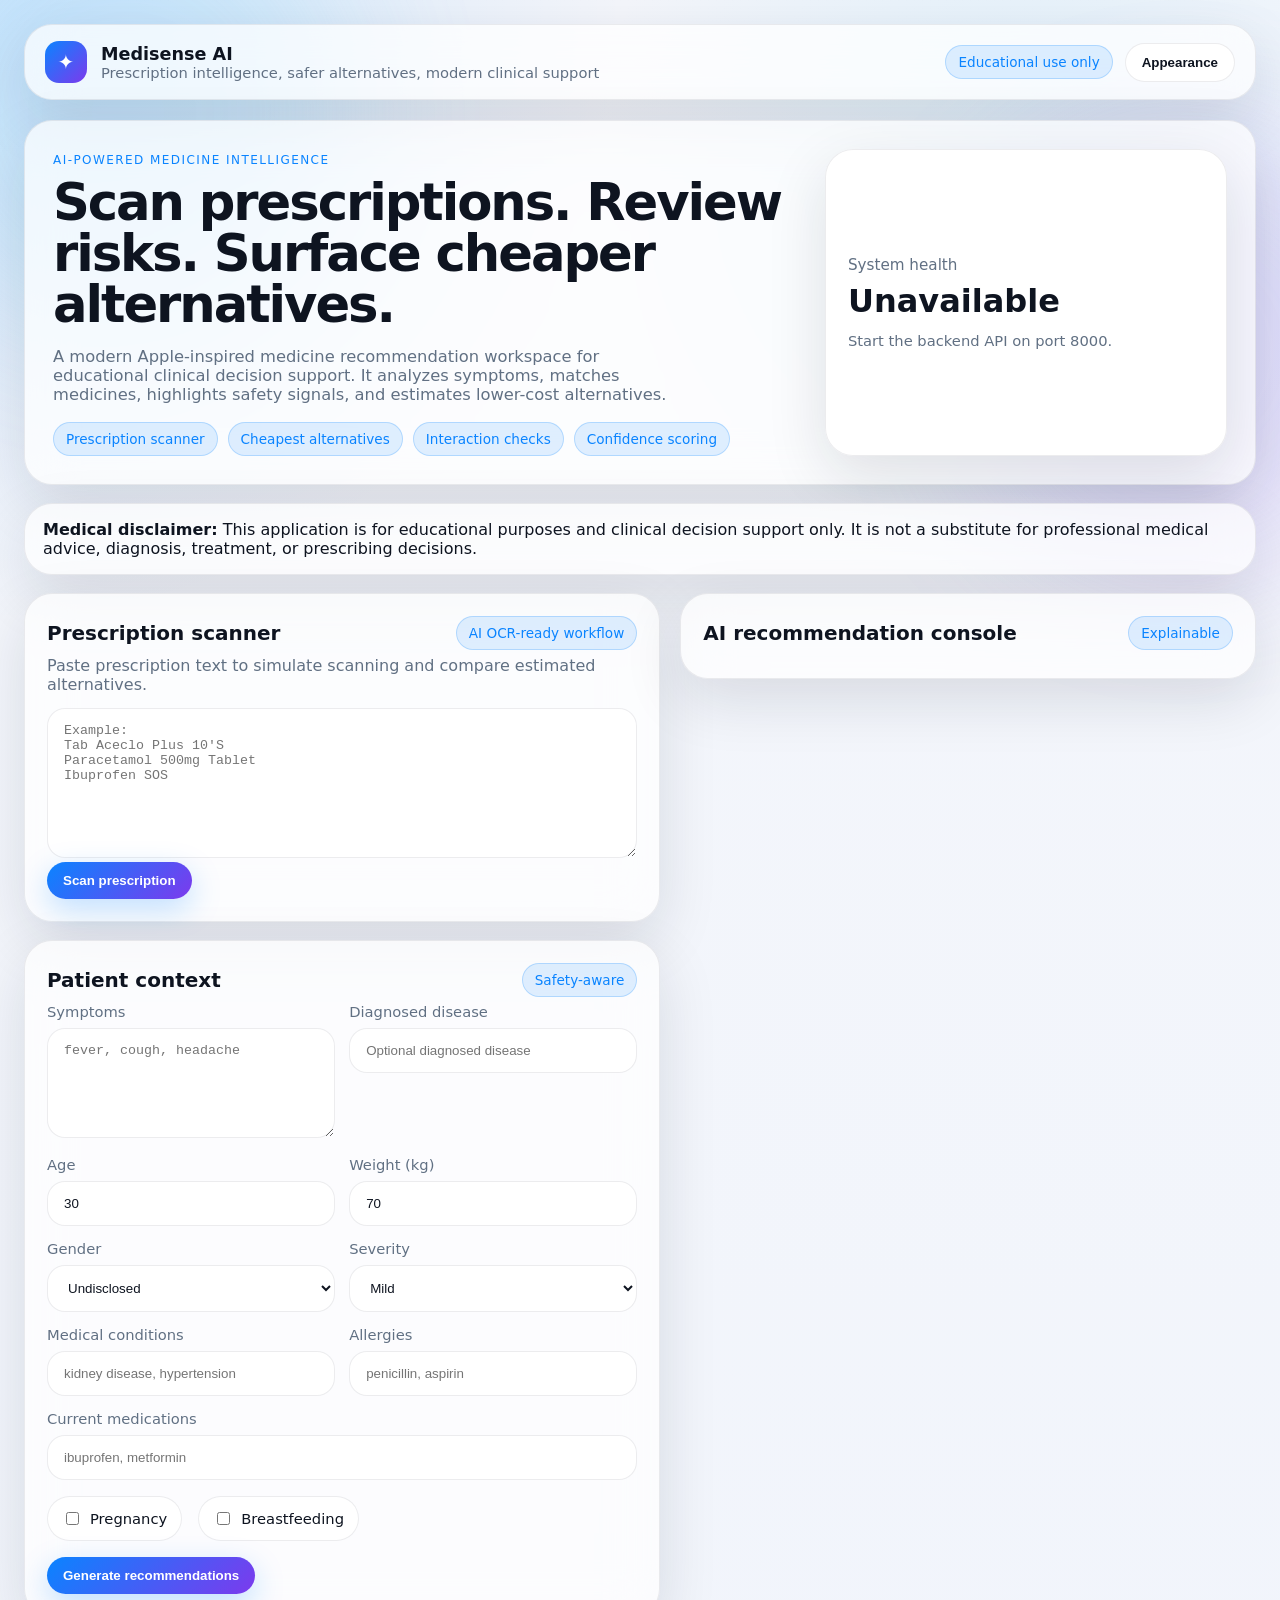
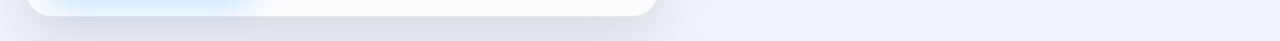
<file: frontend/index.html>
<!doctype html>
<html lang="en">
    <head>
        <meta charset="UTF-8" />
        <meta name="viewport" content="width=device-width, initial-scale=1.0" />
        <title>Medisense AI</title>
        <link rel="stylesheet" href="styles.css" />
    </head>
    <body>
        <div class="bg-orb orb-a"></div>
        <div class="bg-orb orb-b"></div>
        <div class="shell">
            <nav class="topbar glass">
                <div class="brand-wrap">
                    <div class="brand-mark">✦</div>
                    <div>
                        <div class="brand">Medisense AI</div>
                        <div class="caption">
                            Prescription intelligence, safer alternatives,
                            modern clinical support
                        </div>
                    </div>
                </div>
                <div class="top-actions">
                    <span class="pill">Educational use only</span>
                    <button id="themeToggle" class="ghost-btn">
                        Appearance
                    </button>
                </div>
            </nav>

            <header class="hero glass">
                <div class="hero-copy">
                    <span class="eyebrow"
                        >AI-powered medicine intelligence</span
                    >
                    <h1>
                        Scan prescriptions. Review risks. Surface cheaper
                        alternatives.
                    </h1>
                    <p>
                        A modern Apple-inspired medicine recommendation
                        workspace for educational clinical decision support. It
                        analyzes symptoms, matches medicines, highlights safety
                        signals, and estimates lower-cost alternatives.
                    </p>
                    <div class="hero-chips">
                        <span class="chip">Prescription scanner</span>
                        <span class="chip">Cheapest alternatives</span>
                        <span class="chip">Interaction checks</span>
                        <span class="chip">Confidence scoring</span>
                    </div>
                </div>
                <div class="hero-panel glass inner-panel">
                    <div class="metric-label">System health</div>
                    <div id="healthStatus" class="metric-value">Checking…</div>
                    <div id="healthDisclaimer" class="caption"></div>
                </div>
            </header>

            <section class="notice glass">
                <strong>Medical disclaimer:</strong>
                This application is for educational purposes and clinical
                decision support only. It is not a substitute for professional
                medical advice, diagnosis, treatment, or prescribing decisions.
            </section>

            <main class="dashboard">
                <section class="workspace-column">
                    <div class="panel glass">
                        <div class="panel-head">
                            <h2>Prescription scanner</h2>
                            <span class="panel-tag">AI OCR-ready workflow</span>
                        </div>
                        <p class="panel-subtitle">
                            Paste prescription text to simulate scanning and
                            compare estimated alternatives.
                        </p>
                        <textarea
                            id="prescriptionText"
                            rows="8"
                            placeholder="Example:
Tab Aceclo Plus 10'S
Paracetamol 500mg Tablet
Ibuprofen SOS"
                        ></textarea>
                        <button id="scanBtn" class="primary-btn">
                            Scan prescription
                        </button>
                        <div id="scanResults" class="stack"></div>
                    </div>

                    <div class="panel glass">
                        <div class="panel-head">
                            <h2>Patient context</h2>
                            <span class="panel-tag">Safety-aware</span>
                        </div>
                        <div class="form-grid">
                            <div>
                                <label>Symptoms</label>
                                <textarea
                                    id="symptoms"
                                    rows="4"
                                    placeholder="fever, cough, headache"
                                ></textarea>
                            </div>
                            <div>
                                <label>Diagnosed disease</label>
                                <input
                                    id="disease"
                                    placeholder="Optional diagnosed disease"
                                />
                            </div>
                            <div>
                                <label>Age</label>
                                <input id="age" type="number" value="30" />
                            </div>
                            <div>
                                <label>Weight (kg)</label>
                                <input id="weight" type="number" value="70" />
                            </div>
                            <div>
                                <label>Gender</label>
                                <select id="gender">
                                    <option value="undisclosed">
                                        Undisclosed
                                    </option>
                                    <option value="male">Male</option>
                                    <option value="female">Female</option>
                                    <option value="other">Other</option>
                                </select>
                            </div>
                            <div>
                                <label>Severity</label>
                                <select id="severity">
                                    <option value="mild">Mild</option>
                                    <option value="moderate">Moderate</option>
                                    <option value="severe">Severe</option>
                                </select>
                            </div>
                            <div>
                                <label>Medical conditions</label>
                                <input
                                    id="conditions"
                                    placeholder="kidney disease, hypertension"
                                />
                            </div>
                            <div>
                                <label>Allergies</label>
                                <input
                                    id="allergies"
                                    placeholder="penicillin, aspirin"
                                />
                            </div>
                            <div class="full-span">
                                <label>Current medications</label>
                                <input
                                    id="medications"
                                    placeholder="ibuprofen, metformin"
                                />
                            </div>
                        </div>
                        <div class="toggle-row">
                            <label class="toggle"
                                ><input id="pregnancy" type="checkbox" /><span
                                    >Pregnancy</span
                                ></label
                            >
                            <label class="toggle"
                                ><input
                                    id="breastfeeding"
                                    type="checkbox"
                                /><span>Breastfeeding</span></label
                            >
                        </div>
                        <button id="recommendBtn" class="primary-btn">
                            Generate recommendations
                        </button>
                    </div>
                </section>

                <section class="results-column">
                    <div class="panel glass sticky-panel">
                        <div class="panel-head">
                            <h2>AI recommendation console</h2>
                            <span class="panel-tag">Explainable</span>
                        </div>
                        <div id="confidence" class="stack"></div>
                        <div id="diseaseMatches" class="stack"></div>
                        <div id="recommendations" class="stack"></div>
                        <div id="alternatives" class="stack"></div>
                    </div>
                </section>
            </main>
        </div>

        <script src="app.js"></script>
    </body>
</html>
</file>
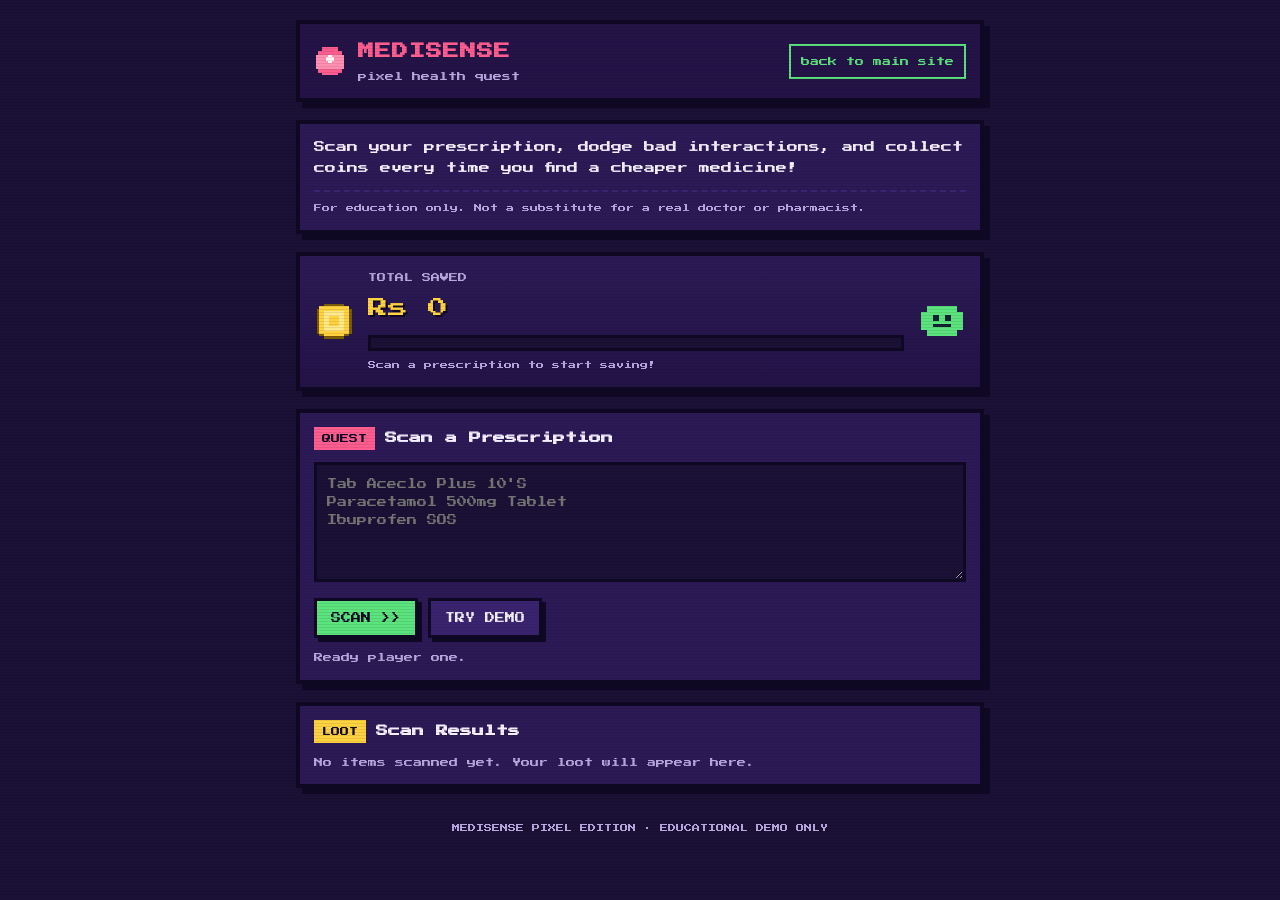
<file: backend/app/static/pixel/index.html>
<!doctype html>
<html lang="en">
  <head>
    <meta charset="UTF-8" />
    <meta name="viewport" content="width=device-width, initial-scale=1.0" />
    <title>Medisense Pixel — Save &amp; Stay Healthy</title>
    <link rel="preconnect" href="https://fonts.googleapis.com" />
    <link href="https://fonts.googleapis.com/css2?family=Press+Start+2P&display=swap" rel="stylesheet" />
    <link rel="stylesheet" href="styles.css" />
  </head>
  <body>
    <div class="scanlines" aria-hidden="true"></div>

    <div class="screen">
      <header class="topbar">
        <div class="brand">
          <svg class="pixel-icon" viewBox="0 0 16 16" width="32" height="32" shape-rendering="crispEdges">
            <rect x="4" y="1" width="8" height="2" fill="#ff5d8f"/>
            <rect x="2" y="3" width="12" height="2" fill="#ff5d8f"/>
            <rect x="1" y="5" width="14" height="7" fill="#ff8fb3"/>
            <rect x="2" y="12" width="12" height="2" fill="#ff5d8f"/>
            <rect x="4" y="14" width="8" height="1" fill="#ff5d8f"/>
            <rect x="6" y="6" width="4" height="2" fill="#fff5f8"/>
            <rect x="7" y="5" width="2" height="4" fill="#fff5f8"/>
          </svg>
          <div>
            <h1>MEDISENSE</h1>
            <p class="subtitle">pixel health quest</p>
          </div>
        </div>
        <a class="badge-link" href="/">back to main site</a>
      </header>

      <section class="hero-card">
        <p class="hero-text">
          Scan your prescription, dodge bad interactions, and collect coins every time
          you find a cheaper medicine!
        </p>
        <p class="hero-disclaimer">
          For education only. Not a substitute for a real doctor or pharmacist.
        </p>
      </section>

      <section class="savings-card" id="savingsCard">
        <div class="coin-stack" aria-hidden="true">
          <svg viewBox="0 0 16 16" width="40" height="40" shape-rendering="crispEdges" class="coin-spin">
            <rect x="4" y="1" width="8" height="1" fill="#7a5b00"/>
            <rect x="2" y="2" width="2" height="1" fill="#7a5b00"/>
            <rect x="12" y="2" width="2" height="1" fill="#7a5b00"/>
            <rect x="1" y="3" width="1" height="10" fill="#7a5b00"/>
            <rect x="14" y="3" width="1" height="10" fill="#7a5b00"/>
            <rect x="2" y="2" width="12" height="12" fill="#ffd23f"/>
            <rect x="4" y="4" width="8" height="8" fill="#ffe98a"/>
            <rect x="6" y="6" width="4" height="4" fill="#ffd23f"/>
            <rect x="2" y="13" width="2" height="1" fill="#7a5b00"/>
            <rect x="12" y="13" width="2" height="1" fill="#7a5b00"/>
            <rect x="4" y="14" width="8" height="1" fill="#7a5b00"/>
          </svg>
        </div>
        <div class="savings-info">
          <p class="savings-label">TOTAL SAVED</p>
          <p class="savings-amount" id="savingsAmount">Rs 0</p>
          <div class="meter">
            <div class="meter-fill" id="meterFill" style="width: 0%"></div>
          </div>
          <p class="savings-caption" id="savingsCaption">Scan a prescription to start saving!</p>
        </div>
        <div class="mascot" id="mascot" aria-hidden="true">
          <svg viewBox="0 0 16 16" width="48" height="48" shape-rendering="crispEdges">
            <rect x="3" y="3" width="10" height="10" fill="#5be37d"/>
            <rect x="1" y="5" width="2" height="6" fill="#5be37d"/>
            <rect x="13" y="5" width="2" height="6" fill="#5be37d"/>
            <rect x="5" y="6" width="2" height="2" fill="#123"/>
            <rect x="9" y="6" width="2" height="2" fill="#123"/>
            <rect id="mascotMouth" x="5" y="9" width="6" height="1" fill="#123"/>
          </svg>
        </div>
      </section>

      <section class="quest-card">
        <div class="quest-header">
          <span class="quest-tag">QUEST</span>
          <h2>Scan a Prescription</h2>
        </div>
        <textarea
          id="prescriptionText"
          rows="5"
          placeholder="Tab Aceclo Plus 10'S&#10;Paracetamol 500mg Tablet&#10;Ibuprofen SOS"
        ></textarea>
        <div class="btn-row">
          <button id="scanBtn" class="pixel-btn pixel-btn-primary" type="button">SCAN &gt;&gt;</button>
          <button id="demoBtn" class="pixel-btn" type="button">TRY DEMO</button>
        </div>
        <p id="scanState" class="scan-state">Ready player one.</p>
      </section>

      <section class="loot-card" id="lootCard">
        <div class="quest-header">
          <span class="quest-tag quest-tag-alt">LOOT</span>
          <h2>Scan Results</h2>
        </div>
        <div id="lootList" class="loot-list">
          <p class="empty-note">No items scanned yet. Your loot will appear here.</p>
        </div>
      </section>

      <footer class="footer">
        <p>MEDISENSE PIXEL EDITION · EDUCATIONAL DEMO ONLY</p>
      </footer>
    </div>

    <script src="app.js"></script>
  </body>
</html>
</file>
<file: frontend/styles.css>
:root {
    --bg: #f4f6fb;
    --fg: #0e1420;
    --muted: #617083;
    --line: rgba(15, 23, 42, 0.08);
    --glass: rgba(255, 255, 255, 0.72);
    --glass-strong: rgba(255, 255, 255, 0.88);
    --accent: #0a84ff;
    --accent-soft: rgba(10, 132, 255, 0.12);
    --success: #16a34a;
    --warning: #ff9f0a;
    --danger: #ef4444;
    --shadow: 0 20px 60px rgba(15, 23, 42, 0.12);
}

body.dark {
    --bg: #070b14;
    --fg: #f5f7fb;
    --muted: #9cadc3;
    --line: rgba(255, 255, 255, 0.08);
    --glass: rgba(17, 25, 40, 0.65);
    --glass-strong: rgba(15, 23, 42, 0.82);
    --accent: #5ac8fa;
    --accent-soft: rgba(90, 200, 250, 0.16);
    --success: #22c55e;
    --warning: #f59e0b;
    --danger: #f87171;
    --shadow: 0 20px 60px rgba(0, 0, 0, 0.35);
}

* {
    box-sizing: border-box;
}
html {
    scroll-behavior: smooth;
}
body {
    margin: 0;
    font-family:
        Inter,
        ui-sans-serif,
        system-ui,
        -apple-system,
        BlinkMacSystemFont,
        "Segoe UI",
        sans-serif;
    background:
        radial-gradient(
            circle at top left,
            rgba(10, 132, 255, 0.14),
            transparent 30%
        ),
        radial-gradient(
            circle at 80% 10%,
            rgba(125, 211, 252, 0.16),
            transparent 24%
        ),
        linear-gradient(
            180deg,
            var(--bg),
            color-mix(in srgb, var(--bg), #dbeafe 10%)
        );
    color: var(--fg);
    min-height: 100vh;
}

.bg-orb {
    position: fixed;
    width: 28rem;
    height: 28rem;
    border-radius: 999px;
    filter: blur(70px);
    opacity: 0.22;
    pointer-events: none;
}
.orb-a {
    top: -7rem;
    left: -6rem;
    background: #7dd3fc;
}
.orb-b {
    right: -8rem;
    top: 8rem;
    background: #a78bfa;
}

.shell {
    max-width: 1440px;
    margin: 0 auto;
    padding: 24px;
}

.glass {
    background: var(--glass);
    backdrop-filter: blur(24px);
    -webkit-backdrop-filter: blur(24px);
    border: 1px solid var(--line);
    box-shadow: var(--shadow);
}

.topbar,
.hero,
.panel,
.notice,
.inner-panel {
    border-radius: 28px;
}

.topbar {
    display: flex;
    justify-content: space-between;
    align-items: center;
    gap: 16px;
    padding: 16px 20px;
    margin-bottom: 20px;
}

.brand-wrap {
    display: flex;
    align-items: center;
    gap: 14px;
}
.brand-mark {
    width: 42px;
    height: 42px;
    display: grid;
    place-items: center;
    border-radius: 14px;
    background: linear-gradient(135deg, var(--accent), #7c3aed);
    color: white;
    font-size: 20px;
    font-weight: 700;
}
.brand {
    font-size: 1.1rem;
    font-weight: 700;
}
.caption {
    color: var(--muted);
    font-size: 0.92rem;
}
.top-actions {
    display: flex;
    align-items: center;
    gap: 12px;
}
.pill,
.panel-tag,
.chip,
.badge {
    display: inline-flex;
    align-items: center;
    gap: 6px;
    padding: 8px 12px;
    border-radius: 999px;
    background: var(--accent-soft);
    color: var(--accent);
    font-size: 0.85rem;
    border: 1px solid color-mix(in srgb, var(--accent), transparent 78%);
}
.ghost-btn,
.primary-btn {
    border: 1px solid var(--line);
    border-radius: 999px;
    padding: 11px 16px;
    cursor: pointer;
    font-weight: 600;
    transition:
        transform 180ms ease,
        opacity 180ms ease,
        background 180ms ease;
}
.ghost-btn {
    background: var(--glass-strong);
    color: var(--fg);
}
.primary-btn {
    background: linear-gradient(135deg, var(--accent), #7c3aed);
    color: white;
    border: none;
    box-shadow: 0 10px 30px rgba(10, 132, 255, 0.25);
}
.ghost-btn:hover,
.primary-btn:hover {
    transform: translateY(-1px);
}

.hero {
    display: grid;
    grid-template-columns: 1.5fr 0.8fr;
    gap: 18px;
    padding: 28px;
    margin-bottom: 18px;
}
.eyebrow {
    display: inline-block;
    text-transform: uppercase;
    letter-spacing: 0.12em;
    font-size: 0.75rem;
    color: var(--accent);
    margin-bottom: 10px;
}
.hero h1 {
    font-size: clamp(2rem, 4vw, 4.25rem);
    line-height: 1;
    margin: 0 0 14px;
    letter-spacing: -0.04em;
}
.hero p {
    color: var(--muted);
    font-size: 1.02rem;
    max-width: 62ch;
}
.hero-chips {
    display: flex;
    flex-wrap: wrap;
    gap: 10px;
    margin-top: 18px;
}
.inner-panel {
    padding: 22px;
    background: var(--glass-strong);
    display: flex;
    flex-direction: column;
    justify-content: center;
}
.metric-label {
    color: var(--muted);
    font-size: 0.95rem;
}
.metric-value {
    font-size: 2rem;
    font-weight: 700;
    margin: 8px 0 12px;
}

.notice {
    padding: 16px 18px;
    margin-bottom: 18px;
    color: var(--fg);
}

.dashboard {
    display: grid;
    grid-template-columns: 1.05fr 0.95fr;
    gap: 20px;
    align-items: start;
}
.workspace-column,
.results-column,
.stack {
    display: grid;
    gap: 18px;
}
.panel {
    padding: 22px;
}
.panel-head {
    display: flex;
    justify-content: space-between;
    align-items: center;
    gap: 12px;
    margin-bottom: 6px;
}
.panel h2 {
    margin: 0;
    font-size: 1.25rem;
}
.panel-subtitle {
    color: var(--muted);
    margin-top: 0;
    margin-bottom: 14px;
}
label {
    display: block;
    font-size: 0.92rem;
    color: var(--muted);
    margin: 0 0 8px;
}
input,
textarea,
select {
    width: 100%;
    padding: 14px 16px;
    border-radius: 18px;
    border: 1px solid var(--line);
    background: color-mix(in srgb, var(--glass-strong), transparent 8%);
    color: var(--fg);
    outline: none;
}
input:focus,
textarea:focus,
select:focus {
    border-color: color-mix(in srgb, var(--accent), transparent 60%);
    box-shadow: 0 0 0 4px color-mix(in srgb, var(--accent), transparent 88%);
}
textarea {
    resize: vertical;
    min-height: 110px;
}
.form-grid {
    display: grid;
    grid-template-columns: repeat(2, minmax(0, 1fr));
    gap: 14px;
}
.full-span {
    grid-column: 1 / -1;
}
.toggle-row {
    display: flex;
    gap: 16px;
    margin: 16px 0 8px;
    flex-wrap: wrap;
}
.toggle {
    display: inline-flex;
    align-items: center;
    gap: 8px;
    padding: 12px 14px;
    border-radius: 999px;
    border: 1px solid var(--line);
    background: color-mix(in srgb, var(--glass-strong), transparent 10%);
    color: var(--fg);
}
.toggle input {
    width: auto;
}
.sticky-panel {
    position: sticky;
    top: 20px;
}

.result-card {
    border: 1px solid var(--line);
    background: color-mix(in srgb, var(--glass-strong), transparent 10%);
    border-radius: 24px;
    padding: 18px;
}
.result-card h3,
.result-card h4,
.result-card p {
    margin-top: 0;
}
.result-grid {
    display: grid;
    grid-template-columns: repeat(2, minmax(0, 1fr));
    gap: 12px;
}
.muted {
    color: var(--muted);
}
.kpi {
    padding: 18px;
    border-radius: 22px;
    border: 1px solid var(--line);
    background: color-mix(in srgb, var(--glass-strong), transparent 8%);
}
.kpi strong {
    font-size: 1.8rem;
    display: block;
    margin-top: 8px;
}
.price {
    color: var(--success);
    font-weight: 700;
}
.warn {
    color: var(--warning);
}
.danger {
    color: var(--danger);
}

@media (max-width: 1080px) {
    .hero,
    .dashboard {
        grid-template-columns: 1fr;
    }
    .sticky-panel {
        position: static;
    }
}

@media (max-width: 720px) {
    .shell {
        padding: 14px;
    }
    .topbar,
    .panel,
    .hero {
        padding: 18px;
    }
    .topbar,
    .panel-head {
        flex-direction: column;
        align-items: flex-start;
    }
    .form-grid,
    .result-grid {
        grid-template-columns: 1fr;
    }
}
</file>
<file: backend/app/static/pixel/styles.css>
:root {
  --bg: #1b1035;
  --bg-alt: #241347;
  --panel: #2c1a57;
  --panel-light: #3a2470;
  --ink: #f5f0ff;
  --muted: #b7a8e0;
  --accent: #5be37d;
  --accent-dark: #2f9a4f;
  --pink: #ff5d8f;
  --gold: #ffd23f;
  --danger: #ff5a5a;
  --border: #0f0824;
}

* {
  box-sizing: border-box;
}

html,
body {
  margin: 0;
  min-height: 100%;
}

body {
  background: var(--bg);
  color: var(--ink);
  font-family: "Press Start 2P", "Courier New", monospace;
  font-size: 12px;
  line-height: 1.7;
  image-rendering: pixelated;
}

.scanlines {
  position: fixed;
  inset: 0;
  pointer-events: none;
  z-index: 50;
  background: repeating-linear-gradient(
    to bottom,
    rgba(0, 0, 0, 0.16) 0px,
    rgba(0, 0, 0, 0.16) 1px,
    transparent 1px,
    transparent 3px
  );
  mix-blend-mode: multiply;
  opacity: 0.5;
}

.screen {
  max-width: 720px;
  margin: 0 auto;
  padding: 20px 16px 40px;
  display: grid;
  gap: 18px;
}

.pixel-box {
  border: 4px solid var(--border);
  box-shadow: 6px 6px 0 var(--border);
  background: var(--panel);
}

.topbar,
.hero-card,
.savings-card,
.quest-card,
.loot-card {
  border: 4px solid var(--border);
  box-shadow: 6px 6px 0 var(--border);
  background: var(--panel);
  padding: 14px;
}

.topbar {
  display: flex;
  align-items: center;
  justify-content: space-between;
  gap: 12px;
  background: var(--bg-alt);
}

.brand {
  display: flex;
  align-items: center;
  gap: 12px;
}

.pixel-icon {
  flex: 0 0 auto;
}

.brand h1 {
  margin: 0;
  font-size: 16px;
  color: var(--pink);
  letter-spacing: 1px;
}

.subtitle {
  margin: 4px 0 0;
  color: var(--muted);
  font-size: 9px;
}

.badge-link {
  color: var(--accent);
  text-decoration: none;
  font-size: 9px;
  border: 2px solid var(--accent);
  padding: 8px 10px;
  white-space: nowrap;
}

.badge-link:hover {
  background: var(--accent);
  color: var(--border);
}

.hero-card {
  text-align: left;
}

.hero-text {
  margin: 0 0 10px;
  font-size: 11px;
  line-height: 1.9;
}

.hero-disclaimer {
  margin: 0;
  font-size: 8px;
  color: var(--muted);
  border-top: 2px dashed var(--panel-light);
  padding-top: 10px;
}

.savings-card {
  display: grid;
  grid-template-columns: auto 1fr auto;
  align-items: center;
  gap: 14px;
  background: linear-gradient(180deg, var(--panel), var(--bg-alt));
}

.coin-stack {
  display: grid;
  place-items: center;
}

.coin-spin {
  animation: spin 2.4s steps(8) infinite;
  transform-origin: center;
}

@keyframes spin {
  0% {
    transform: scaleX(1);
  }
  50% {
    transform: scaleX(0.15);
  }
  100% {
    transform: scaleX(1);
  }
}

.savings-info {
  min-width: 0;
}

.savings-label {
  margin: 0 0 6px;
  font-size: 9px;
  color: var(--muted);
}

.savings-amount {
  margin: 0 0 10px;
  font-size: 20px;
  color: var(--gold);
  text-shadow: 2px 2px 0 var(--border);
}

.meter {
  height: 16px;
  border: 3px solid var(--border);
  background: var(--bg);
  padding: 2px;
}

.meter-fill {
  height: 100%;
  background: repeating-linear-gradient(
    90deg,
    var(--accent),
    var(--accent) 6px,
    var(--accent-dark) 6px,
    var(--accent-dark) 12px
  );
  transition: width 700ms steps(20);
}

.savings-caption {
  margin: 8px 0 0;
  font-size: 8px;
  color: var(--muted);
}

.mascot {
  display: grid;
  place-items: center;
  animation: bob 1.6s ease-in-out infinite;
}

@keyframes bob {
  0%,
  100% {
    transform: translateY(0);
  }
  50% {
    transform: translateY(-4px);
  }
}

.quest-header {
  display: flex;
  align-items: center;
  gap: 10px;
  margin-bottom: 12px;
}

.quest-tag {
  background: var(--pink);
  color: var(--border);
  padding: 4px 8px;
  font-size: 9px;
}

.quest-tag-alt {
  background: var(--gold);
}

.quest-card h2,
.loot-card h2 {
  margin: 0;
  font-size: 12px;
}

textarea {
  width: 100%;
  min-height: 120px;
  resize: vertical;
  background: var(--bg);
  color: var(--ink);
  border: 3px solid var(--border);
  padding: 10px;
  font-family: inherit;
  font-size: 10px;
  line-height: 1.8;
  outline: none;
}

textarea:focus {
  border-color: var(--accent);
}

.btn-row {
  display: flex;
  gap: 10px;
  margin-top: 12px;
  flex-wrap: wrap;
}

.pixel-btn {
  font-family: inherit;
  font-size: 10px;
  padding: 12px 14px;
  color: var(--ink);
  background: var(--panel-light);
  border: 3px solid var(--border);
  box-shadow: 4px 4px 0 var(--border);
  cursor: pointer;
}

.pixel-btn:active {
  transform: translate(2px, 2px);
  box-shadow: 2px 2px 0 var(--border);
}

.pixel-btn-primary {
  background: var(--accent);
  color: var(--border);
}

.scan-state {
  margin: 12px 0 0;
  font-size: 9px;
  color: var(--muted);
}

.scan-state.is-ok {
  color: var(--accent);
}

.scan-state.is-error {
  color: var(--danger);
}

.loot-list {
  display: grid;
  gap: 12px;
}

.empty-note {
  margin: 0;
  font-size: 9px;
  color: var(--muted);
}

.loot-item {
  border: 3px solid var(--border);
  background: var(--bg-alt);
  padding: 10px;
}

.loot-item-head {
  display: flex;
  justify-content: space-between;
  gap: 8px;
  align-items: flex-start;
  margin-bottom: 8px;
}

.loot-name {
  font-size: 10px;
  color: var(--ink);
}

.loot-status {
  font-size: 8px;
  padding: 3px 6px;
  white-space: nowrap;
}

.loot-status-found {
  background: var(--accent);
  color: var(--border);
}

.loot-status-miss {
  background: var(--panel-light);
  color: var(--muted);
}

.loot-line {
  font-size: 9px;
  margin: 4px 0;
  color: var(--muted);
}

.loot-line strong {
  color: var(--ink);
}

.loot-save {
  color: var(--gold);
}

.footer {
  text-align: center;
  color: var(--muted);
  font-size: 8px;
  margin-top: 8px;
}

@media (max-width: 520px) {
  body {
    font-size: 11px;
  }
  .savings-card {
    grid-template-columns: 1fr;
    text-align: center;
    justify-items: center;
  }
  .topbar {
    flex-direction: column;
    align-items: flex-start;
  }
}
</file>
